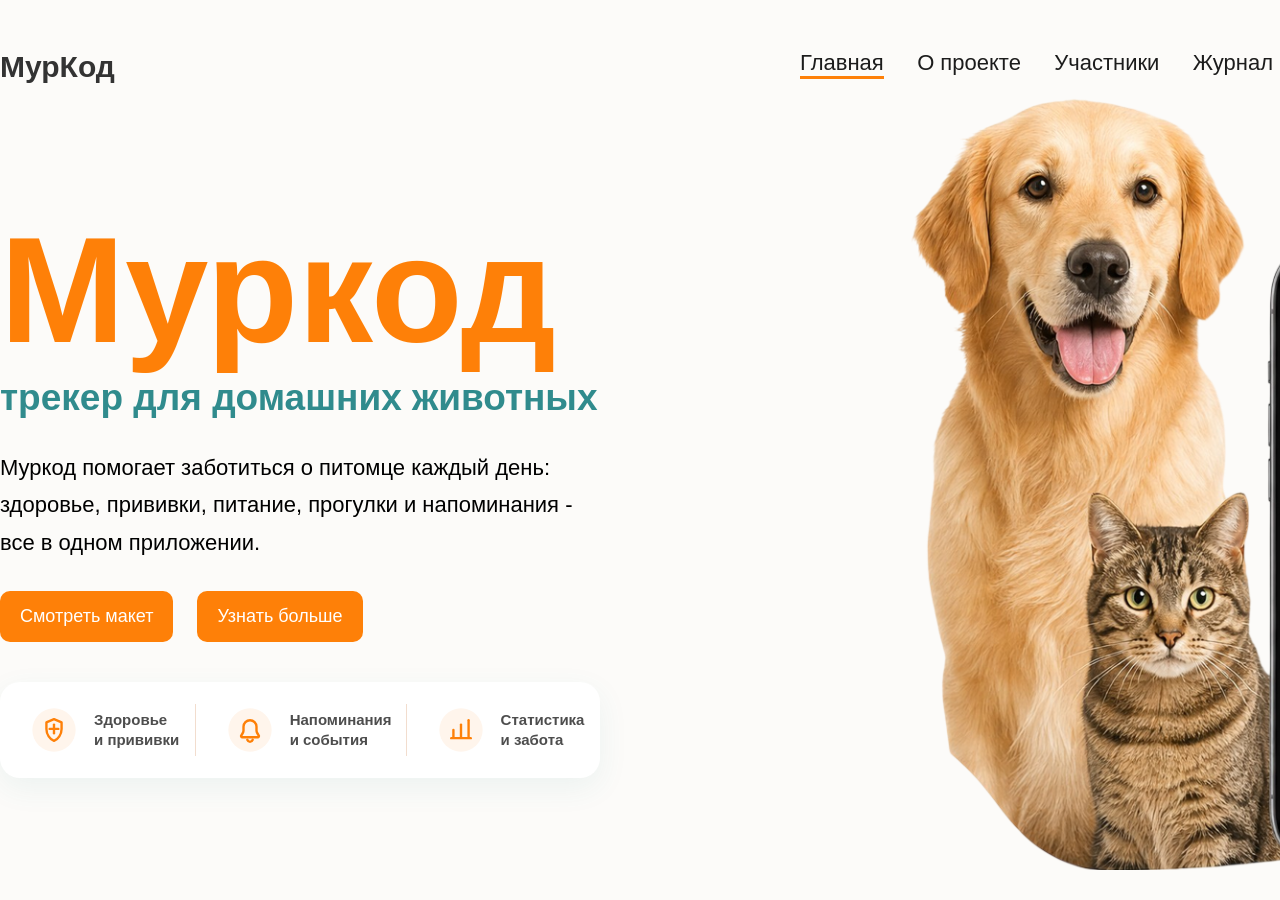
<file: index.html>
<!DOCTYPE html>
<html lang="en">
<head>
    <meta charset="UTF-8">
    <meta name="viewport" content="width=device-width, initial-scale=1.0">
    <title>MurCode</title>
    <link rel="stylesheet" href="css/style.css">
</head>
<body>
    <header class="container">
        <span class="logo">МурКод</span>
        <nav>
            <ul>
                <li class="active"><a href="index.html">Главная</a></li>
                <li><a href="about.html">О проекте</a></li>
                <li><a href="team.html">Участники</a></li>
                <li><a href="journal.html">Журнал</a></li>
                <li><a href="resources.html">Ресурсы</a></li>
                <li class="btn"><a href="mockup.html">Смотреть макет</a></li>
            </ul>
        </nav>
    </header>

    <div class="hero container">
        <div class="hero--info">
            <h1>Муркод</h1>
            <h2>трекер для домашних животных</h2>
            <p>Муркод помогает заботиться о питомце каждый день: здоровье, прививки, питание, прогулки и напоминания - все в одном приложении.</p>
            <div class="hero-actions">
                <a class="btn" href="#">Смотреть макет</a>
                <a class="btn" href="about.html">Узнать больше</a>
            </div>
            <div class="hero-features">
                <div class="feature-item">
                    <img src="img/health.svg" alt="Здоровье и прививки">
                    <span>Здоровье<br>и прививки</span>
                </div>
                <div class="feature-item">
                    <img src="img/reminder.svg" alt="Напоминания и события">
                    <span>Напоминания<br>и события</span>
                </div>
                <div class="feature-item">
                    <img src="img/stats.svg" alt="Статистика и забота">
                    <span>Статистика<br>и забота</span>
                </div>
            </div>
        </div>
        <img class="hero-image" src="img/Kotopes.svg" alt="Кот и пес">
    </div>
</body>
</html>
</file>
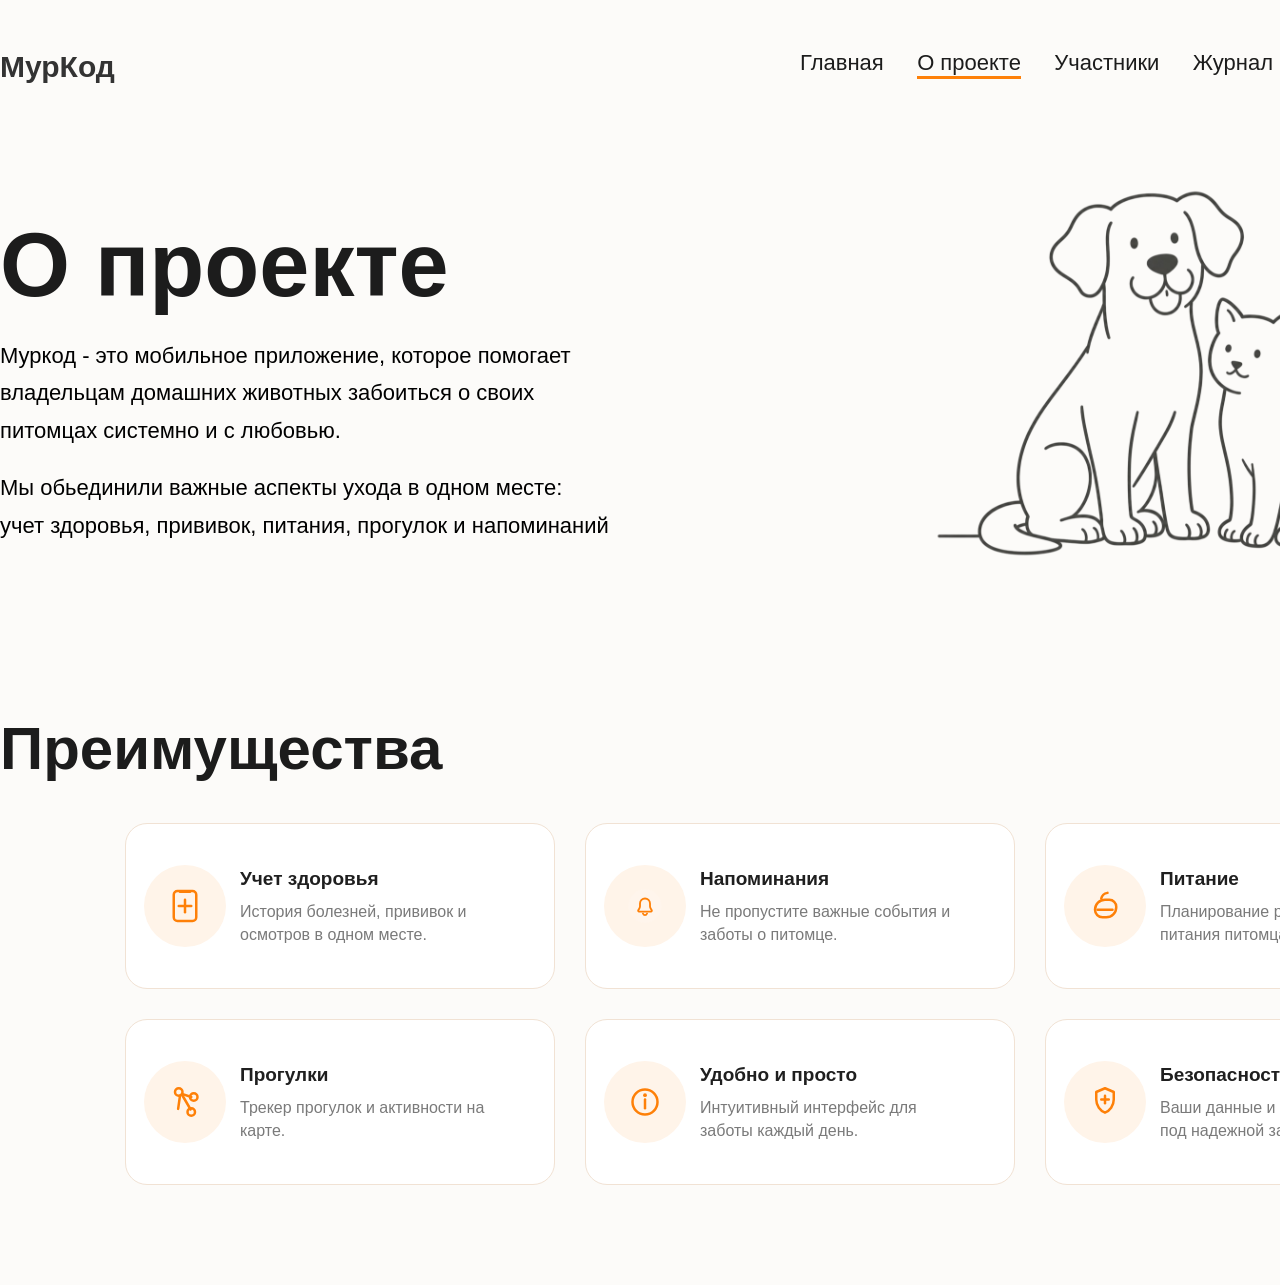
<file: about.html>
<!DOCTYPE html>
<html lang="en">
<head>
    <meta charset="UTF-8">
    <meta name="viewport" content="width=device-width, initial-scale=1.0">
    <title>MurCode</title>
    <link rel="stylesheet" href="css/style.css">
</head>
<body>
    <header class="container">
        <span class="logo">МурКод</span>
        <nav>
            <ul>
                <li><a href="index.html">Главная</a></li>
                <li class="active"><a href="about.html">О проекте</a></li>
                <li><a href="team.html">Участники</a></li>
                <li><a href="journal.html">Журнал</a></li>
                <li><a href="resources.html">Ресурсы</a></li>
                <li class="btn"><a href="mockup.html">Смотреть макет</a></li>
            </ul>
        </nav>
    </header>

    <div class="hero-about container">
        <div class="info">
            <h1>О проекте</h1>
            <p>Муркод - это мобильное приложение, которое помогает владельцам домашних животных забоиться о своих питомцах системно и с любовью.</p>
            <p>Мы обьединили важные аспекты ухода в одном месте: учет здоровья, прививок, питания, прогулок и напоминаний </p>
        </div>
        <img src="img/Oproekte.svg" alt="">

    </div>

    <div class="container work">
        <h2>Преимущества</h2>
        <div class="blocks">
            <div class="block">
                <div class="block-icon">
                    <img src="img/health-record.svg" alt="Учет здоровья">
                </div>
                <div class="block-content">
                    <h3>Учет здоровья</h3>
                    <p>История болезней, прививок и осмотров в одном месте.</p>
                </div>
            </div>
            <div class="block">
                <div class="block-icon">
                    <img src="img/reminder.svg" alt="Напоминания">
                </div>
                <div class="block-content">
                    <h3>Напоминания</h3>
                    <p>Не пропустите важные события и заботы о питомце.</p>
                </div>
            </div>
            <div class="block">
                <div class="block-icon">
                    <img src="img/food.svg" alt="Питание">
                </div>
                <div class="block-content">
                    <h3>Питание</h3>
                    <p>Планирование рациона и контроль питания питомца.</p>
                </div>
            </div>
            <div class="block">
                <div class="block-icon">
                    <img src="img/walk.svg" alt="Прогулки">
                </div>
                <div class="block-content">
                    <h3>Прогулки</h3>
                    <p>Трекер прогулок и активности на карте.</p>
                </div>
            </div>
            <div class="block">
                <div class="block-icon">
                    <img src="img/easy.svg" alt="Удобно и просто">
                </div>
                <div class="block-content">
                    <h3>Удобно и просто</h3>
                    <p>Интуитивный интерфейс для заботы каждый день.</p>
                </div>
            </div>
            <div class="block">
                <div class="block-icon">
                    <img src="img/security.svg" alt="Безопасность данных">
                </div>
                <div class="block-content">
                    <h3>Безопасность данных</h3>
                    <p>Ваши данные и данные питомца под надежной защитой.</p>
                </div>
            </div>
        </div>
    </div>
</body>
</html>
</file>
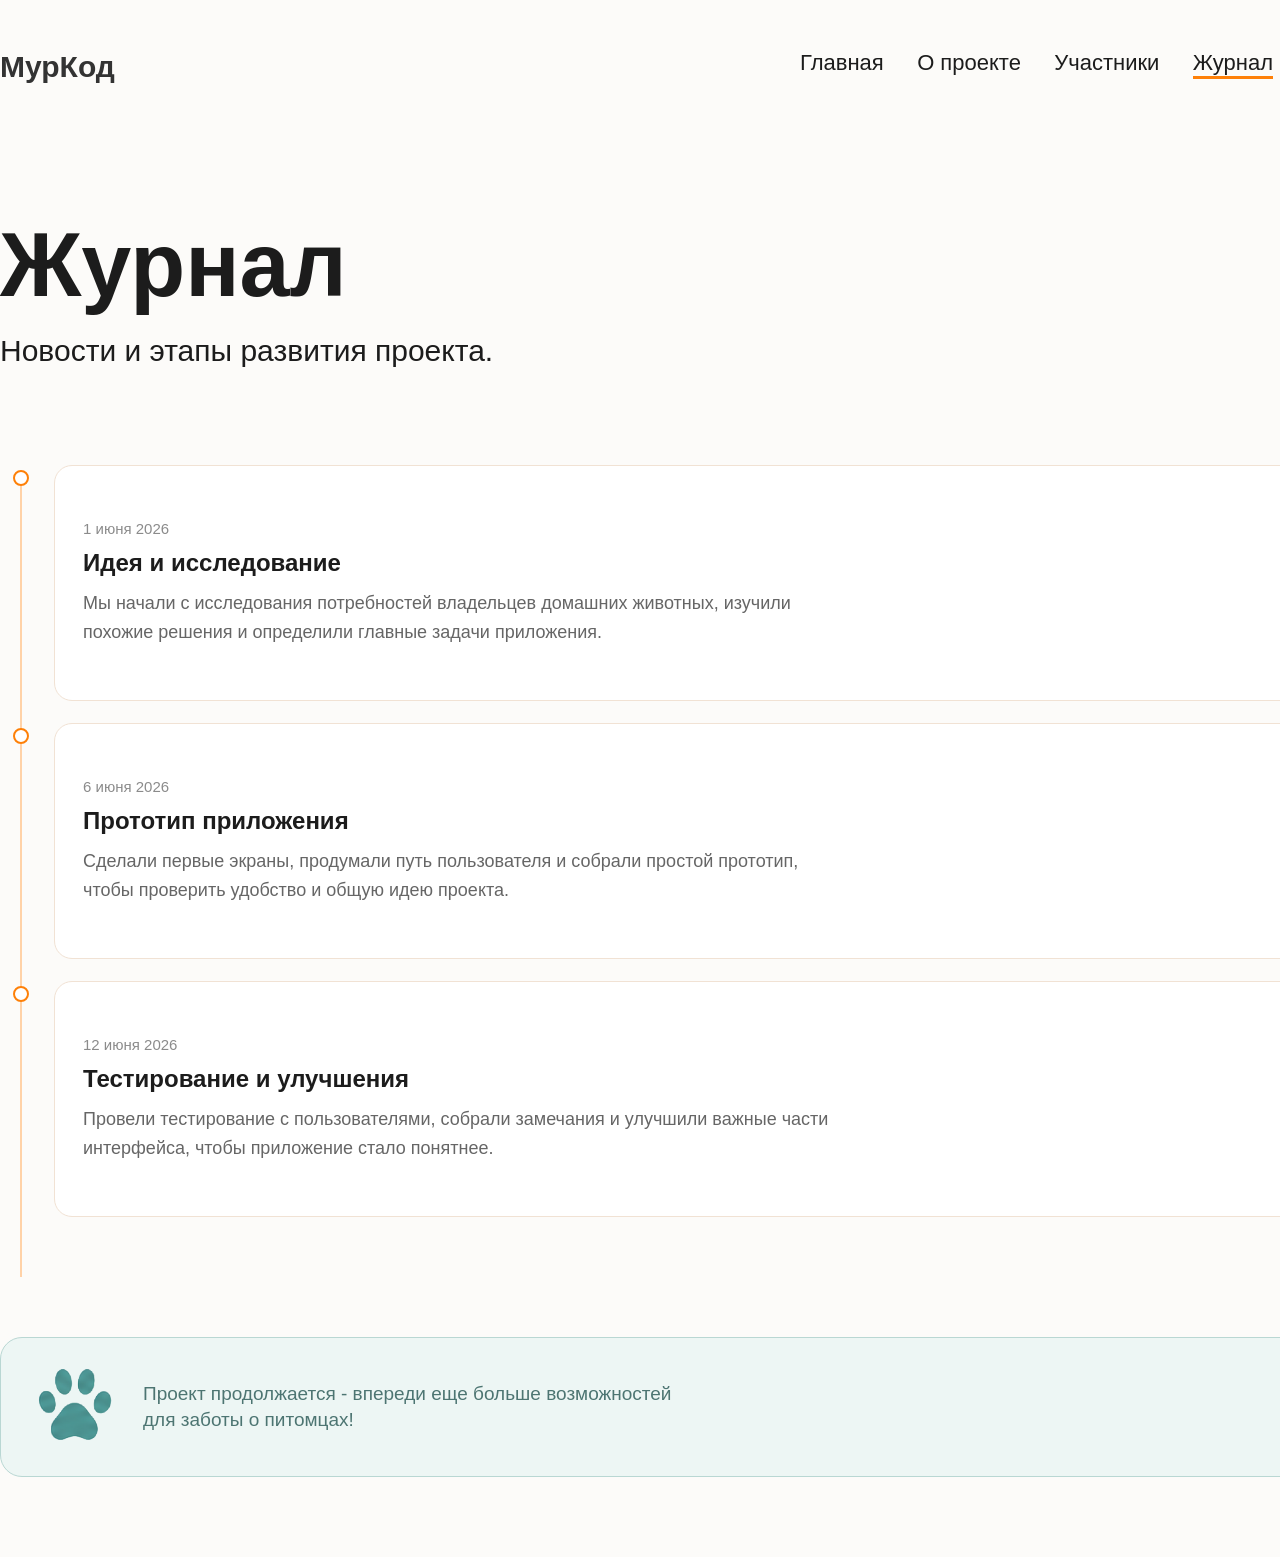
<file: journal.html>
<!DOCTYPE html>
<html lang="en">
<head>
    <meta charset="UTF-8">
    <meta name="viewport" content="width=device-width, initial-scale=1.0">
    <title>MurCode</title>
    <link rel="stylesheet" href="css/style.css">
</head>
<body>
    <header class="container">
        <span class="logo">МурКод</span>
        <nav>
            <ul>
                <li><a href="index.html">Главная</a></li>
                <li><a href="about.html">О проекте</a></li>
                <li><a href="team.html">Участники</a></li>
                <li class="active"><a href="journal.html">Журнал</a></li>
                <li><a href="resources.html">Ресурсы</a></li>
                <li class="btn"><a href="mockup.html">Смотреть макет</a></li>
            </ul>
        </nav>
    </header>

    <div class="hero-journal container">
        <div class="info">
            <h1>Журнал</h1>
            <h2>Новости и этапы развития проекта.</h2>
        </div>
    </div>

    <section class="journal container">
        <div class="line"></div>

        <div class="journal-list">
            <div class="journal-item">
                <div class="dot"></div>
                <div class="card">
                    <div class="card-text">
                        <span class="date">1 июня 2026</span>
                        <h3>Идея и исследование</h3>
                        <p>Мы начали с исследования потребностей владельцев домашних животных, изучили похожие решения и определили главные задачи приложения.</p>
                    </div>
                    <div class="card-img">
                        <img src="img/Isledovanie.svg" alt="Исследование">
                        <span class="tag">Исследование</span>
                    </div>
                </div>
            </div>

            <div class="journal-item">
                <div class="dot"></div>
                <div class="card">
                    <div class="card-text">
                        <span class="date">6 июня 2026</span>
                        <h3>Прототип приложения</h3>
                        <p>Сделали первые экраны, продумали путь пользователя и собрали простой прототип, чтобы проверить удобство и общую идею проекта.</p>
                    </div>
                    <div class="card-img">
                        <img src="img/Prototpe.svg" alt="Прототип">
                        <span class="tag">Прототипирование</span>
                    </div>
                </div>
            </div>

            <div class="journal-item">
                <div class="dot"></div>
                <div class="card">
                    <div class="card-text">
                        <span class="date">12 июня 2026</span>
                        <h3>Тестирование и улучшения</h3>
                        <p>Провели тестирование с пользователями, собрали замечания и улучшили важные части интерфейса, чтобы приложение стало понятнее.</p>
                    </div>
                    <div class="card-img">
                        <img src="img/testirovanie.svg" alt="Тестирование">
                        <span class="tag">Тестирование</span>
                    </div>
                </div>
            </div>
        </div>
    </section>

    <div class="rectangle container">
    <div class="rectangle-content">
        <div class="rectangle-icon" aria-hidden="true">
            <img src="img/Lapka.svg" alt="Лапка">
        </div>
        <p>Проект продолжается - впереди еще больше возможностей<br>для заботы о питомцах!</p>
    </div>
    <div class="rectangle-heart" aria-hidden="true">
        <img src="img/Heart1 1.svg" alt="Сердце">
    </div>
</div>
</body>
</html>
</file>
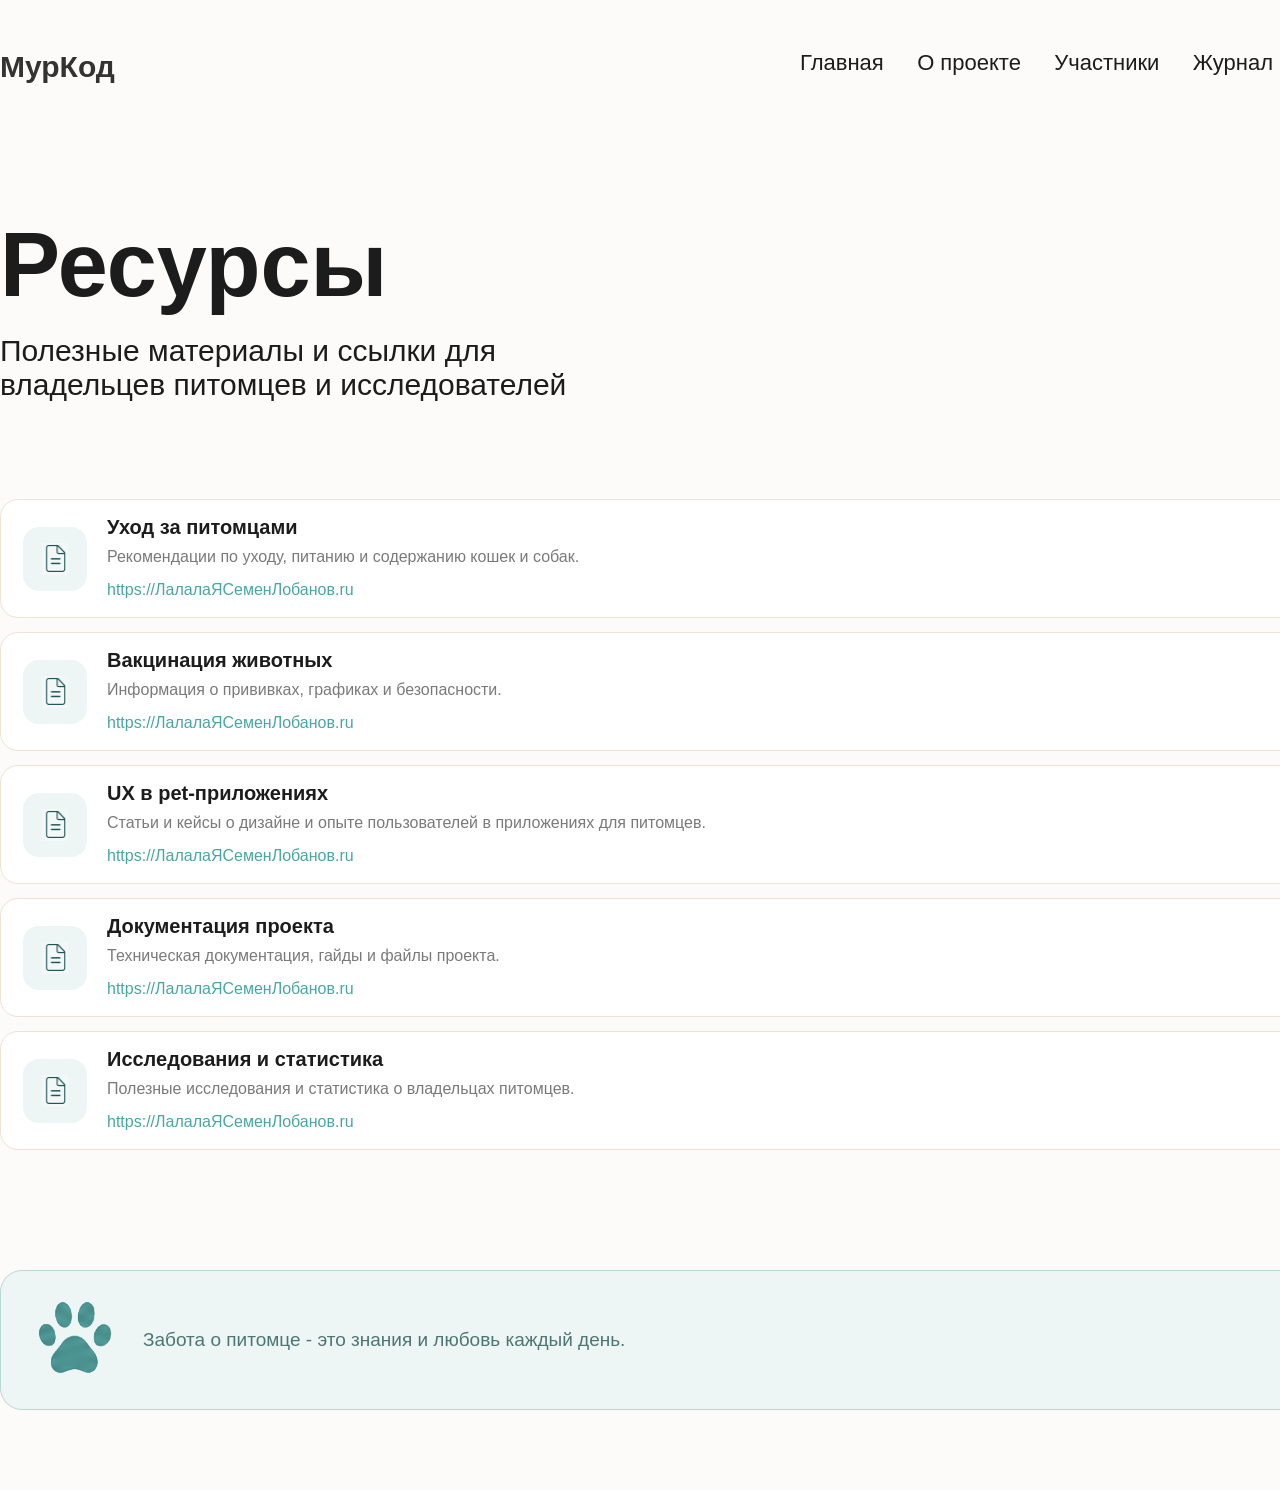
<file: resources.html>
<!DOCTYPE html>
<html lang="en">
<head>
    <meta charset="UTF-8">
    <meta name="viewport" content="width=device-width, initial-scale=1.0">
    <title>MurCode</title>
    <link rel="stylesheet" href="css/style.css">
</head>
<body>
    <header class="container">
        <span class="logo">МурКод</span>
        <nav>
            <ul>
                <li><a href="index.html">Главная</a></li>
                <li><a href="about.html">О проекте</a></li>
                <li><a href="team.html">Участники</a></li>
                <li><a href="journal.html">Журнал</a></li>
                <li class="active"><a href="resources.html">Ресурсы</a></li>
                <li class="btn"><a href="mockup.html">Смотреть макет</a></li>
            </ul>
        </nav>
    </header>

    <div class="hero-resources container">
        <div class="info">
            <h1>Ресурсы</h1>
            <h2>Полезные материалы и ссылки для владельцев питомцев и исследователей</h2>
        </div>
    </div>

    <section class="res container">
        <div class="res-list">
            <a class="res-item" href="https://www.pets-care.ru" target="_blank">
                <div class="res-left">
                    <div class="res-icon">
                        <img src="img/File.svg" alt="Уход за питомцами">
                    </div>
                    <div class="res-text">
                        <h3>Уход за питомцами</h3>
                        <p>Рекомендации по уходу, питанию и содержанию кошек и собак.</p>
                        <span>https://ЛалалаЯСеменЛобанов.ru</span>
                    </div>
                </div>
                <div class="res-arrow">→</div>
            </a>

            <a class="res-item" href="https://www.vetvaccines.ru" target="_blank">
                <div class="res-left">
                    <div class="res-icon">
                        <img src="img/File.svg" alt="Вакцинация животных">
                    </div>
                    <div class="res-text">
                        <h3>Вакцинация животных</h3>
                        <p>Информация о прививках, графиках и безопасности.</p>
                        <span>https://ЛалалаЯСеменЛобанов.ru</span>
                    </div>
                </div>
                <div class="res-arrow">→</div>
            </a>

            <a class="res-item" href="https://www.uxdesign.cc/tag/pet-apps" target="_blank">
                <div class="res-left">
                    <div class="res-icon">
                        <img src="img/File.svg" alt="UX в pet-приложениях">
                    </div>
                    <div class="res-text">
                        <h3>UX в pet-приложениях</h3>
                        <p>Статьи и кейсы о дизайне и опыте пользователей в приложениях для питомцев.</p>
                        <span>https://ЛалалаЯСеменЛобанов.ru</span>
                    </div>
                </div>
                <div class="res-arrow">→</div>
            </a>

            <a class="res-item" href="https://github.com/murcode/docs" target="_blank">
                <div class="res-left">
                    <div class="res-icon">
                        <img src="img/File.svg" alt="Документация проекта">
                    </div>
                    <div class="res-text">
                        <h3>Документация проекта</h3>
                        <p>Техническая документация, гайды и файлы проекта.</p>
                        <span>https://ЛалалаЯСеменЛобанов.ru</span>
                    </div>
                </div>
                <div class="res-arrow">→</div>
            </a>

            <a class="res-item" href="https://www.petstatistics.org" target="_blank">
                <div class="res-left">
                    <div class="res-icon">
                        <img src="img/File.svg" alt="Исследования и статистика">
                    </div>
                    <div class="res-text">
                        <h3>Исследования и статистика</h3>
                        <p>Полезные исследования и статистика о владельцах питомцев.</p>
                        <span>https://ЛалалаЯСеменЛобанов.ru</span>
                    </div>
                </div>
                <div class="res-arrow">→</div>
            </a>
        </div>
    </section>

    <div class="rectangle container">
    <div class="rectangle-content">
        <div class="rectangle-icon" aria-hidden="true">
            <img src="img/Lapka.svg" alt="Лапка">
        </div>
        <p>Забота о питомце - это знания и любовь каждый день.</p>
    </div>
    <div class="rectangle-heart" aria-hidden="true">
        <img src="img/Heart1 1.svg" alt="Сердце">
    </div>
</div>

</body>
</html>
</file>
<file: css/style.css>
* {
  margin: 0;
  padding: 0;
  font-family: Arial, sans-serif;
}

body {
  font-weight: 400;
  background: #FCFBF9;
  font-size: 22px;
}

a {
  text-decoration: none;
}

img{
  max-width: 100%;
}

.container {
  width: 1600px;
  margin: 0 auto;
}

header {
  padding: 50px 0;
}

header .logo {
  font-size: 30px;
  font-weight: 700;
  color: #333;
}

header nav {
  float: right;
  width: 50%;
}

header nav ul {
  list-style: none;
  display: flex;
  justify-content: space-between;
}

header nav ul li {
  display: inline-block;
}

header nav ul li a {
  color: #1c1c1c;
}

header nav ul li.active::after {
  content: "";
  display: block;
  border-bottom: 3px solid #FE8008;
}

header nav ul li:not(.active):not(.btn) a:hover {
  border-bottom: 3px solid #FE8008;
}

header nav ul li.btn a{
  background: #FE8008;
  color: #fff;
  padding: 15px 20px;
  border-radius: 10px;
  transition: all 500ms ease;
  font-size: 18px;
}

header nav ul li.btn a:hover {
  background: #c46201;
}

.hero {
  padding-bottom: 100px;
  position: relative;
}

.hero--info {
  width: 600px;
  padding-top: 70px;
}

.hero--info h1 {
  font-size: 150px;
  color: #FE8008;
  font-weight: 600;
}

.hero--info h2 {
  font-size: 37px;
  color: #308B8D;
  font-weight: 600;
}

.hero--info p {
  font-weight: 500;
  line-height: 170%;
  margin: 30px 0;
}

.hero--info .btn{
  background: #FE8008;
  color: #fff;
  padding: 15px 20px;
  border-radius: 10px;
  transition: all 500ms ease;
  border: 0;
  display: inline-block;
  font-size: 18px;
}

.hero--info .btn:hover {
  background: #c46201;
  cursor: pointer;
  transform: scale(1.1);
}

.hero-actions {
  display: flex;
  align-items: center;
  gap: 24px;
}

.hero-features {
  display: flex;
  align-items: stretch;
  gap: 28px;
  margin-top: 40px;
  padding: 22px 28px;
  width: fit-content;
  background: #fff;
  border-radius: 20px;
  box-shadow: 0 10px 30px rgba(48, 139, 141, 0.08);
}

.feature-item {
  display: flex;
  align-items: center;
  gap: 14px;
  min-height: 52px;
  padding-right: 28px;
  border-right: 1px solid #f2ddce;
}

.feature-item:last-child {
  padding-right: 0;
  border-right: 0;
}

.feature-item img {
  width: 52px;
  height: 52px;
  flex-shrink: 0;
}

.feature-item span {
  font-size: 15px;
  line-height: 1.35;
  font-weight: 600;
  color: #4d4d4d;
  white-space: nowrap;
}

.hero-image {
  max-width: 700px;
  position: absolute;
  top: -50px;
  right: 0;
}


/* Страница "О проекте" */

.hero-about {
  position: relative;
}


.hero-about .info {
  width: 610px;
  padding: 80px 0;
}

.hero-about .info h1 {
  margin-bottom: 17px;
  font-size: 90px;
  color: #1c1c1c;
}

.hero-about .info p {
  font-weight: 500;
  line-height: 170%;
  margin: 20px 0;
}

.hero-about img {
  position: absolute;
  top: 50px;
  right: 120px;
}

.work {
  padding: 70px 0 100px;
}

.work h2 {
  font-size: 60px;
  color: #1c1c1c;
  margin-bottom: 40px;
}

.work .blocks {
  display: grid;
  grid-template-columns: repeat(3, 430px);
  justify-content: center;
  gap: 30px;
}

.work .block {
  display: flex;
  align-items: center;
  gap: 14px;
  min-height: 132px;
  padding: 16px 18px;
  background: #fff;
  border: 1px solid #f1e2d4;
  border-radius: 22px;
}

.work .block-icon {
  width: 82px;
  height: 82px;
  border-radius: 50%;
  background: #fff4e9;
  display: flex;
  align-items: center;
  justify-content: center;
  flex-shrink: 0;
}

.work .block-icon img {
  width: 40px;
  height: 40px;
}

.work .block-content {
  max-width: 270px;
}

.work .block-content h3 {
  font-size: 19px;
  line-height: 1.35;
  font-weight: 700;
  color: #1f1f1f;
  margin-bottom: 8px;
}

.work .block-content p {
  font-size: 16px;
  line-height: 1.45;
  font-weight: 500;
  color: #7a7a7a;
}


/* Страница "Участники" */

.hero-team .info {
  width: 640px;
  padding: 80px 0;
}

.hero-team .info h1 {
  margin-bottom: 17px;
  font-size: 90px;
  color: #1c1c1c;
}

.hero-team .info p {
  font-weight: 500;
  line-height: 170%;
  margin: 20px 0;
}

.team-members {
  padding: 10px 0 100px;
}

.team-grid {
  display: grid;
  grid-template-columns: repeat(3, 1fr);
  gap: 30px;
}

.member-card {
  display: flex;
  align-items: flex-start;
  gap: 20px;
  padding: 24px;
  background: #fff;
  border: 1px solid #f1e2d4;
  border-radius: 22px;
}

.member-photo {
  width: 120px;
  height: 120px;
  border-radius: 18px;
  object-fit: cover;
  display: block;
  flex-shrink: 0;
}

.member-info h2 {
  font-size: 30px;
  color: #1c1c1c;
  margin-bottom: 8px;
}

.member-role {
  display: inline-block;
  font-size: 18px;
  font-weight: 700;
  color: #308B8D;
  margin-bottom: 14px;
}

.member-info p {
  font-size: 18px;
  line-height: 1.6;
  color: #666;
}

.rectangle {
  margin-top: 30px;
  margin-bottom: 80px;
  min-height: 120px;
  background: #edf6f4;
  border: 1px solid #b9d7d3;
  border-radius: 22px;
  color: #4d7572;
  padding: 28px 34px;
  box-sizing: border-box;
  display: flex;
  align-items: center;
  justify-content: space-between;
}

.rectangle-content {
  display: flex;
  align-items: center;
  gap: 26px;
}

.rectangle-icon {
  width: 82px;
  height: 82px;
  flex-shrink: 0;
}

.rectangle-icon img {
  width: 100%;
  height: 100%;
  object-fit: contain;
  display: block;
}

.rectangle p {
  font-size: 19px;
  line-height: 1.35;
  font-weight: 500;
  color: #4d7572;
}

.rectangle-heart {
  width: 82px;
  height: 82px;
  flex-shrink: 0;
}

.rectangle-heart img {
  width: 100%;
  height: 100%;
  object-fit: contain;
  display: block;
}

/* Страница "Журнал" */
.hero-journal .info {
  width: 640px;
  padding: 80px 0;
}

.hero-journal .info h1 {
  margin-bottom: 17px;
  font-size: 90px;
  color: #1c1c1c;
}

.hero-journal .info h2 {
  margin-bottom: 17px;
  font-size: 30px;
  color: #1c1c1c;
  font-weight: 500;
}

.journal {
  position: relative;
  padding-bottom: 90px;
}

.line {
  position: absolute;
  top: 10px;
  left: 20px;
  width: 2px;
  height: calc(100% - 40px);
  background: #ffd2a8;
}

.journal-list {
  display: flex;
  flex-direction: column;
  gap: 22px;
}

.journal-item {
  position: relative;
  padding-left: 54px;
}

.dot {
  position: absolute;
  top: 5px;
  left: 13px;
  width: 12px;
  height: 12px;
  background: #fff;
  border: 2px solid #fe8008;
  border-radius: 50%;
}

.card {
  display: flex;
  justify-content: space-between;
  align-items: center;
  gap: 30px;
  padding: 22px 28px;
  background: #fff;
  border: 1px solid #f1e2d4;
  border-radius: 18px;
}

.card-text {
  max-width: 760px;
}

.date {
  display: block;
  font-size: 15px;
  color: #8b8b8b;
  margin-bottom: 12px;
}

.card-text h3 {
  font-size: 24px;
  color: #1c1c1c;
  margin-bottom: 12px;
}

.card-text p {
  font-size: 18px;
  line-height: 1.6;
  color: #666;
}

.card-img {
  min-width: 210px;
  text-align: center;
}

.card-img img {
  width: 150px;
  height: 150px;
  object-fit: contain;
  display: block;
  margin: 0 auto 10px;
}

.tag {
  display: inline-block;
  padding: 7px 14px;
  background: #fff1e3;
  border-radius: 12px;
  font-size: 14px;
  color: #d6852d;
}

/* Страница "Ресурсы" */
.hero-resources .info {
  width: 640px;
  padding: 80px 0;
}

.hero-resources .info h1 {
  margin-bottom: 17px;
  font-size: 90px;
  color: #1c1c1c;
}

.hero-resources .info h2 {
  margin-bottom: 17px;
  font-size: 30px;
  color: #1c1c1c;
  font-weight: 500;
}

.res {
  padding-bottom: 90px;
}

.res-list {
  display: flex;
  flex-direction: column;
  gap: 14px;
}

.res-item {
  display: flex;
  align-items: center;
  justify-content: space-between;
  gap: 20px;
  padding: 16px 22px;
  background: #fff;
  border: 1px solid #f1e2d4;
  border-radius: 18px;
}

.res-item:hover {
  border-color: #e5c7aa;
}

.res-left {
  display: flex;
  align-items: center;
  gap: 20px;
}

.res-icon {
  width: 64px;
  height: 64px;
  border-radius: 16px;
  background: #edf6f4;
  display: flex;
  align-items: center;
  justify-content: center;
  flex-shrink: 0;
}

.res-icon img {
  width: 32px;
  height: 32px;
  object-fit: contain;
  display: block;
}

.res-text h3 {
  font-size: 20px;
  color: #1c1c1c;
  margin-bottom: 6px;
}

.res-text p {
  font-size: 16px;
  line-height: 1.5;
  color: #7a7a7a;
  margin-bottom: 6px;
}

.res-text span {
  font-size: 16px;
  color: #48a7a2;
}

.res-arrow {
  font-size: 34px;
  color: #4d4d4d;
  flex-shrink: 0;
}
</file>
